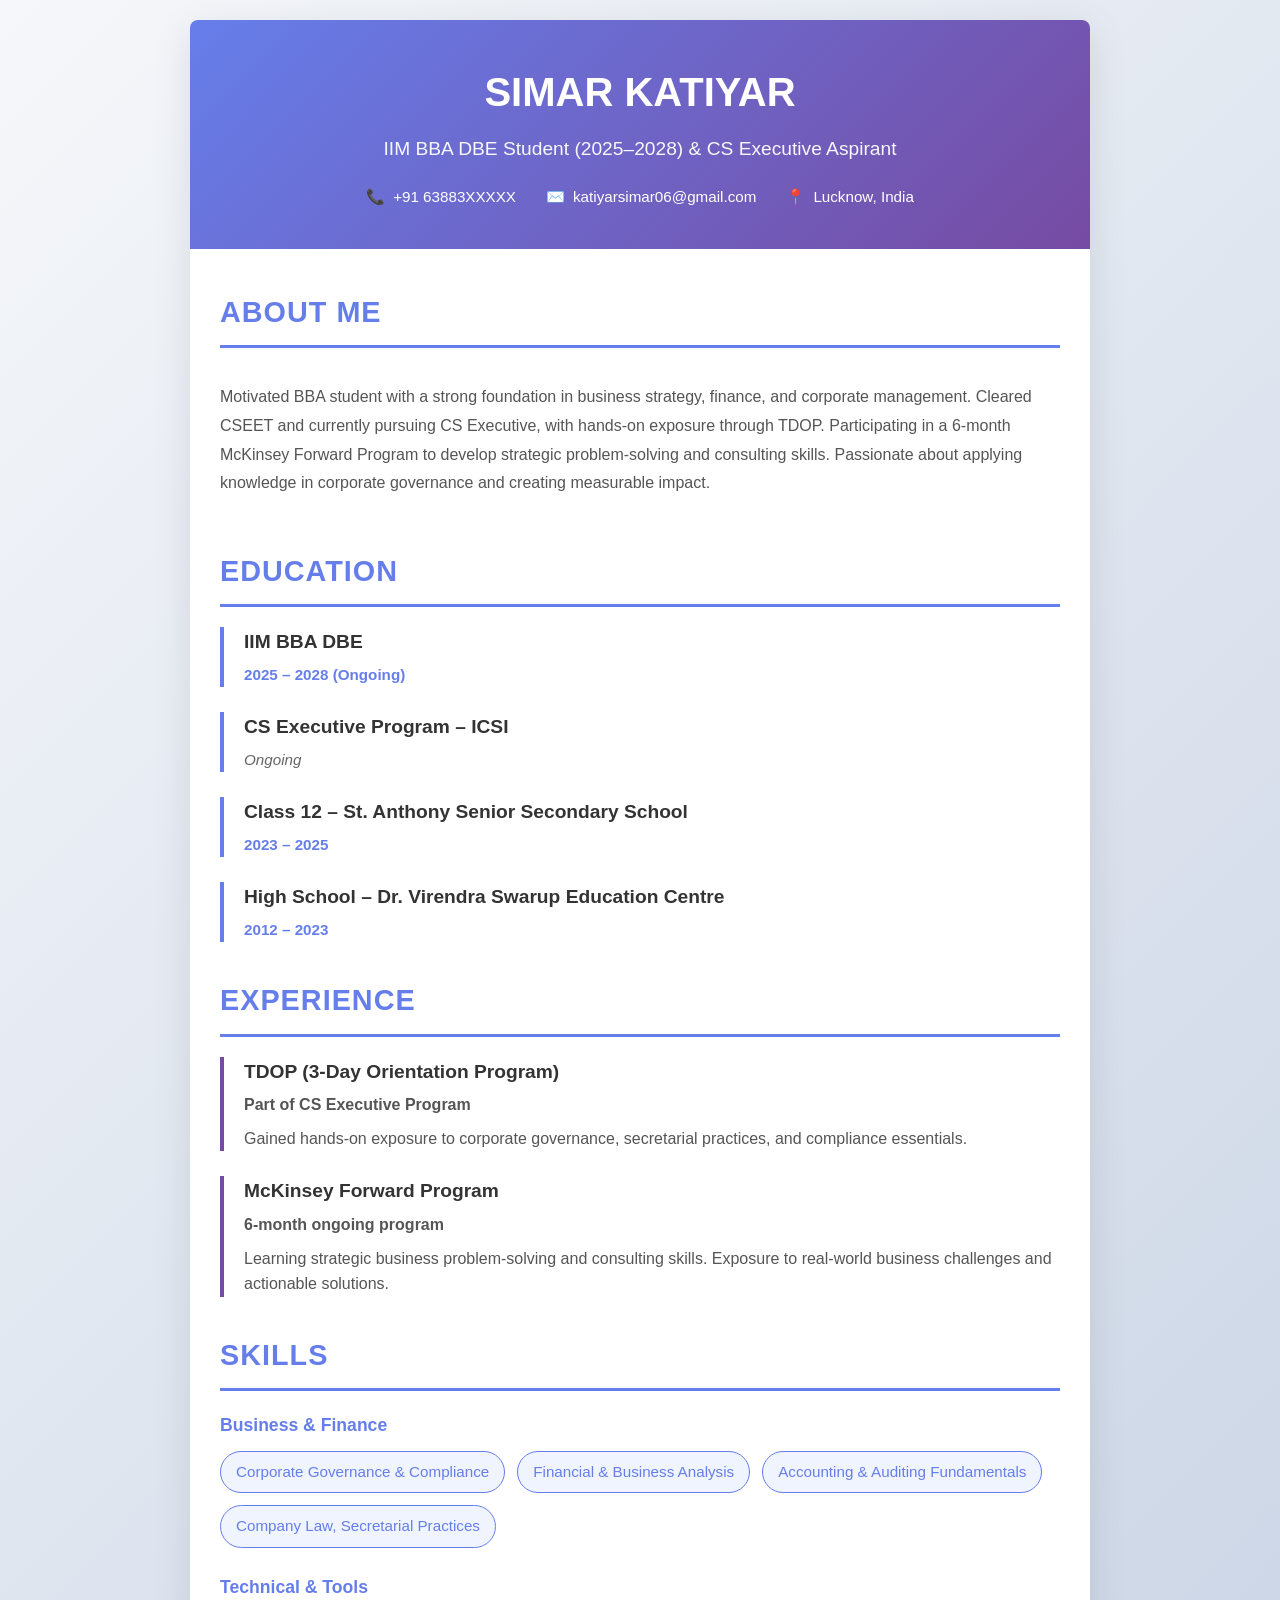
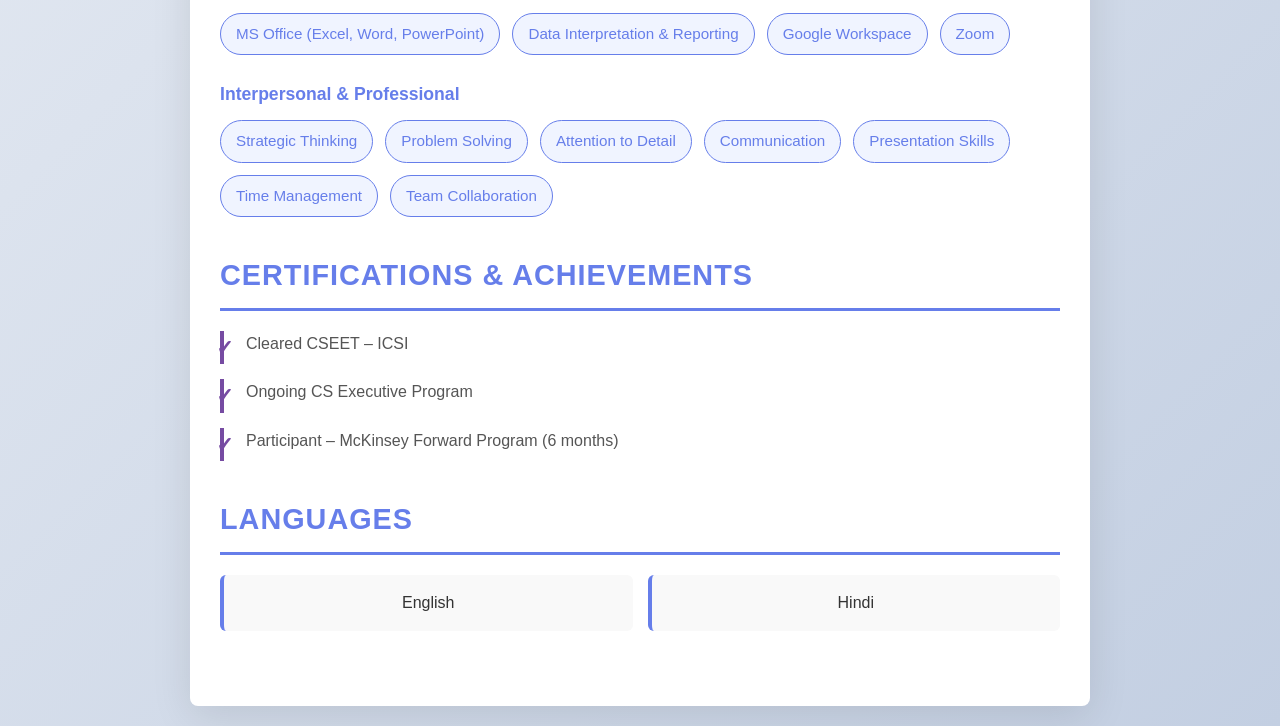
<file: index.html>
<!DOCTYPE html>
<html lang="en">
<head>
    <meta charset="UTF-8">
    <meta name="viewport" content="width=device-width, initial-scale=1.0">
    <title>Simar Katiyar - Resume</title>
    <style>
        * {
            margin: 0;
            padding: 0;
            box-sizing: border-box;
        }

        body {
            font-family: 'Segoe UI', Tahoma, Geneva, Verdana, sans-serif;
            line-height: 1.6;
            color: #333;
            background: linear-gradient(135deg, #f5f7fa 0%, #c3cfe2 100%);
            padding: 20px;
        }

        .container {
            max-width: 900px;
            margin: 0 auto;
            background: white;
            box-shadow: 0 10px 40px rgba(0, 0, 0, 0.1);
            border-radius: 8px;
            overflow: hidden;
        }

        /* Header Section */
        header {
            background: linear-gradient(135deg, #667eea 0%, #764ba2 100%);
            color: white;
            padding: 40px 30px;
            text-align: center;
        }

        header h1 {
            font-size: 2.5em;
            margin-bottom: 10px;
            font-weight: 700;
        }

        header .subtitle {
            font-size: 1.2em;
            font-weight: 300;
            opacity: 0.95;
            margin-bottom: 20px;
        }

        .contact-info {
            display: flex;
            justify-content: center;
            gap: 30px;
            flex-wrap: wrap;
            font-size: 0.95em;
            margin-top: 15px;
        }

        .contact-item {
            display: flex;
            align-items: center;
            gap: 8px;
        }

        /* Main Content */
        main {
            padding: 40px 30px;
        }

        section {
            margin-bottom: 35px;
        }

        section h2 {
            font-size: 1.8em;
            color: #667eea;
            border-bottom: 3px solid #667eea;
            padding-bottom: 10px;
            margin-bottom: 20px;
            text-transform: uppercase;
            letter-spacing: 1px;
        }

        /* About Section */
        .about-text {
            font-size: 1em;
            line-height: 1.8;
            color: #555;
            padding: 15px 0;
        }

        /* Education */
        .education-item {
            margin-bottom: 25px;
            padding-left: 20px;
            border-left: 4px solid #667eea;
        }

        .education-item h3 {
            font-size: 1.2em;
            color: #333;
            margin-bottom: 5px;
        }

        .education-item .duration {
            color: #667eea;
            font-weight: 600;
            font-size: 0.95em;
            margin-bottom: 5px;
        }

        .education-item .status {
            color: #666;
            font-size: 0.95em;
            font-style: italic;
        }

        /* Experience */
        .experience-item {
            margin-bottom: 25px;
            padding-left: 20px;
            border-left: 4px solid #764ba2;
        }

        .experience-item h3 {
            font-size: 1.2em;
            color: #333;
            margin-bottom: 5px;
        }

        .experience-item p {
            color: #555;
            margin-bottom: 8px;
            line-height: 1.6;
        }

        /* Skills Section */
        .skills-category {
            margin-bottom: 25px;
        }

        .skills-category h3 {
            font-size: 1.1em;
            color: #667eea;
            margin-bottom: 12px;
            font-weight: 600;
        }

        .skills-list {
            display: flex;
            flex-wrap: wrap;
            gap: 12px;
        }

        .skill-tag {
            background: #f0f4ff;
            color: #667eea;
            padding: 8px 15px;
            border-radius: 25px;
            font-size: 0.95em;
            border: 1px solid #667eea;
            font-weight: 500;
        }

        /* Certifications */
        .cert-item {
            display: flex;
            align-items: flex-start;
            margin-bottom: 15px;
            padding-left: 20px;
            border-left: 4px solid #764ba2;
        }

        .cert-item::before {
            content: "✓";
            color: #764ba2;
            font-weight: bold;
            margin-left: -28px;
            margin-right: 12px;
            font-size: 1.3em;
        }

        .cert-item p {
            color: #555;
        }

        /* Languages */
        .languages {
            display: grid;
            grid-template-columns: repeat(auto-fit, minmax(150px, 1fr));
            gap: 15px;
        }

        .language-item {
            padding: 15px;
            background: #f9f9f9;
            border-radius: 6px;
            border-left: 4px solid #667eea;
            text-align: center;
        }

        .language-item p {
            color: #333;
            font-weight: 500;
        }

        /* Responsive */
        @media (max-width: 768px) {
            header {
                padding: 30px 20px;
            }

            header h1 {
                font-size: 1.8em;
            }

            header .subtitle {
                font-size: 1em;
            }

            .contact-info {
                flex-direction: column;
                gap: 12px;
                justify-content: center;
            }

            main {
                padding: 25px 20px;
            }

            section h2 {
                font-size: 1.4em;
                margin-bottom: 15px;
            }

            .skills-list {
                flex-direction: column;
                gap: 8px;
            }

            .skill-tag {
                display: block;
                text-align: center;
            }
        }

        /* Print Styles */
        @media print {
            body {
                background: white;
                padding: 0;
            }

            .container {
                box-shadow: none;
                max-width: 100%;
            }

            header {
                page-break-after: avoid;
            }

            section {
                page-break-inside: avoid;
                margin-bottom: 25px;
            }
        }
    </style>
</head>
<body>
    <div class="container">
        <!-- Header -->
        <header>
            <h1>SIMAR KATIYAR</h1>
            <p class="subtitle">IIM BBA DBE Student (2025–2028) & CS Executive Aspirant</p>
            <div class="contact-info">
                <div class="contact-item">
                    <span>📞</span>
                    <span>+91 63883XXXXX</span>
                </div>
                <div class="contact-item">
                    <span>✉️</span>
                    <span>katiyarsimar06@gmail.com</span>
                </div>
                <div class="contact-item">
                    <span>📍</span>
                    <span>Lucknow, India</span>
                </div>
            </div>
        </header>

        <!-- Main Content -->
        <main>
            <!-- About Section -->
            <section>
                <h2>About Me</h2>
                <p class="about-text">
                    Motivated BBA student with a strong foundation in business strategy, finance, and corporate 
                    management. Cleared CSEET and currently pursuing CS Executive, with hands-on exposure through 
                    TDOP. Participating in a 6-month McKinsey Forward Program to develop strategic problem-solving 
                    and consulting skills. Passionate about applying knowledge in corporate governance and creating 
                    measurable impact.
                </p>
            </section>

            <!-- Education Section -->
            <section>
                <h2>Education</h2>
                
                <div class="education-item">
                    <h3>IIM BBA DBE</h3>
                    <div class="duration">2025 – 2028 (Ongoing)</div>
                </div>

                <div class="education-item">
                    <h3>CS Executive Program – ICSI</h3>
                    <div class="status">Ongoing</div>
                </div>

                <div class="education-item">
                    <h3>Class 12 – St. Anthony Senior Secondary School</h3>
                    <div class="duration">2023 – 2025</div>
                </div>

                <div class="education-item">
                    <h3>High School – Dr. Virendra Swarup Education Centre</h3>
                    <div class="duration">2012 – 2023</div>
                </div>
            </section>

            <!-- Experience Section -->
            <section>
                <h2>Experience</h2>

                <div class="experience-item">
                    <h3>TDOP (3-Day Orientation Program)</h3>
                    <p><strong>Part of CS Executive Program</strong></p>
                    <p>Gained hands-on exposure to corporate governance, secretarial practices, and compliance essentials.</p>
                </div>

                <div class="experience-item">
                    <h3>McKinsey Forward Program</h3>
                    <p><strong>6-month ongoing program</strong></p>
                    <p>Learning strategic business problem-solving and consulting skills. Exposure to real-world business 
                    challenges and actionable solutions.</p>
                </div>
            </section>

            <!-- Skills Section -->
            <section>
                <h2>Skills</h2>

                <div class="skills-category">
                    <h3>Business & Finance</h3>
                    <div class="skills-list">
                        <span class="skill-tag">Corporate Governance & Compliance</span>
                        <span class="skill-tag">Financial & Business Analysis</span>
                        <span class="skill-tag">Accounting & Auditing Fundamentals</span>
                        <span class="skill-tag">Company Law, Secretarial Practices</span>
                    </div>
                </div>

                <div class="skills-category">
                    <h3>Technical & Tools</h3>
                    <div class="skills-list">
                        <span class="skill-tag">MS Office (Excel, Word, PowerPoint)</span>
                        <span class="skill-tag">Data Interpretation & Reporting</span>
                        <span class="skill-tag">Google Workspace</span>
                        <span class="skill-tag">Zoom</span>
                    </div>
                </div>

                <div class="skills-category">
                    <h3>Interpersonal & Professional</h3>
                    <div class="skills-list">
                        <span class="skill-tag">Strategic Thinking</span>
                        <span class="skill-tag">Problem Solving</span>
                        <span class="skill-tag">Attention to Detail</span>
                        <span class="skill-tag">Communication</span>
                        <span class="skill-tag">Presentation Skills</span>
                        <span class="skill-tag">Time Management</span>
                        <span class="skill-tag">Team Collaboration</span>
                    </div>
                </div>
            </section>

            <!-- Certifications & Achievements -->
            <section>
                <h2>Certifications & Achievements</h2>
                <div class="cert-item">
                    <p>Cleared CSEET – ICSI</p>
                </div>
                <div class="cert-item">
                    <p>Ongoing CS Executive Program</p>
                </div>
                <div class="cert-item">
                    <p>Participant – McKinsey Forward Program (6 months)</p>
                </div>
            </section>

            <!-- Languages -->
            <section>
                <h2>Languages</h2>
                <div class="languages">
                    <div class="language-item">
                        <p>English</p>
                    </div>
                    <div class="language-item">
                        <p>Hindi</p>
                    </div>
                </div>
            </section>
        </main>
    </div>
</body>
</html>
</file>
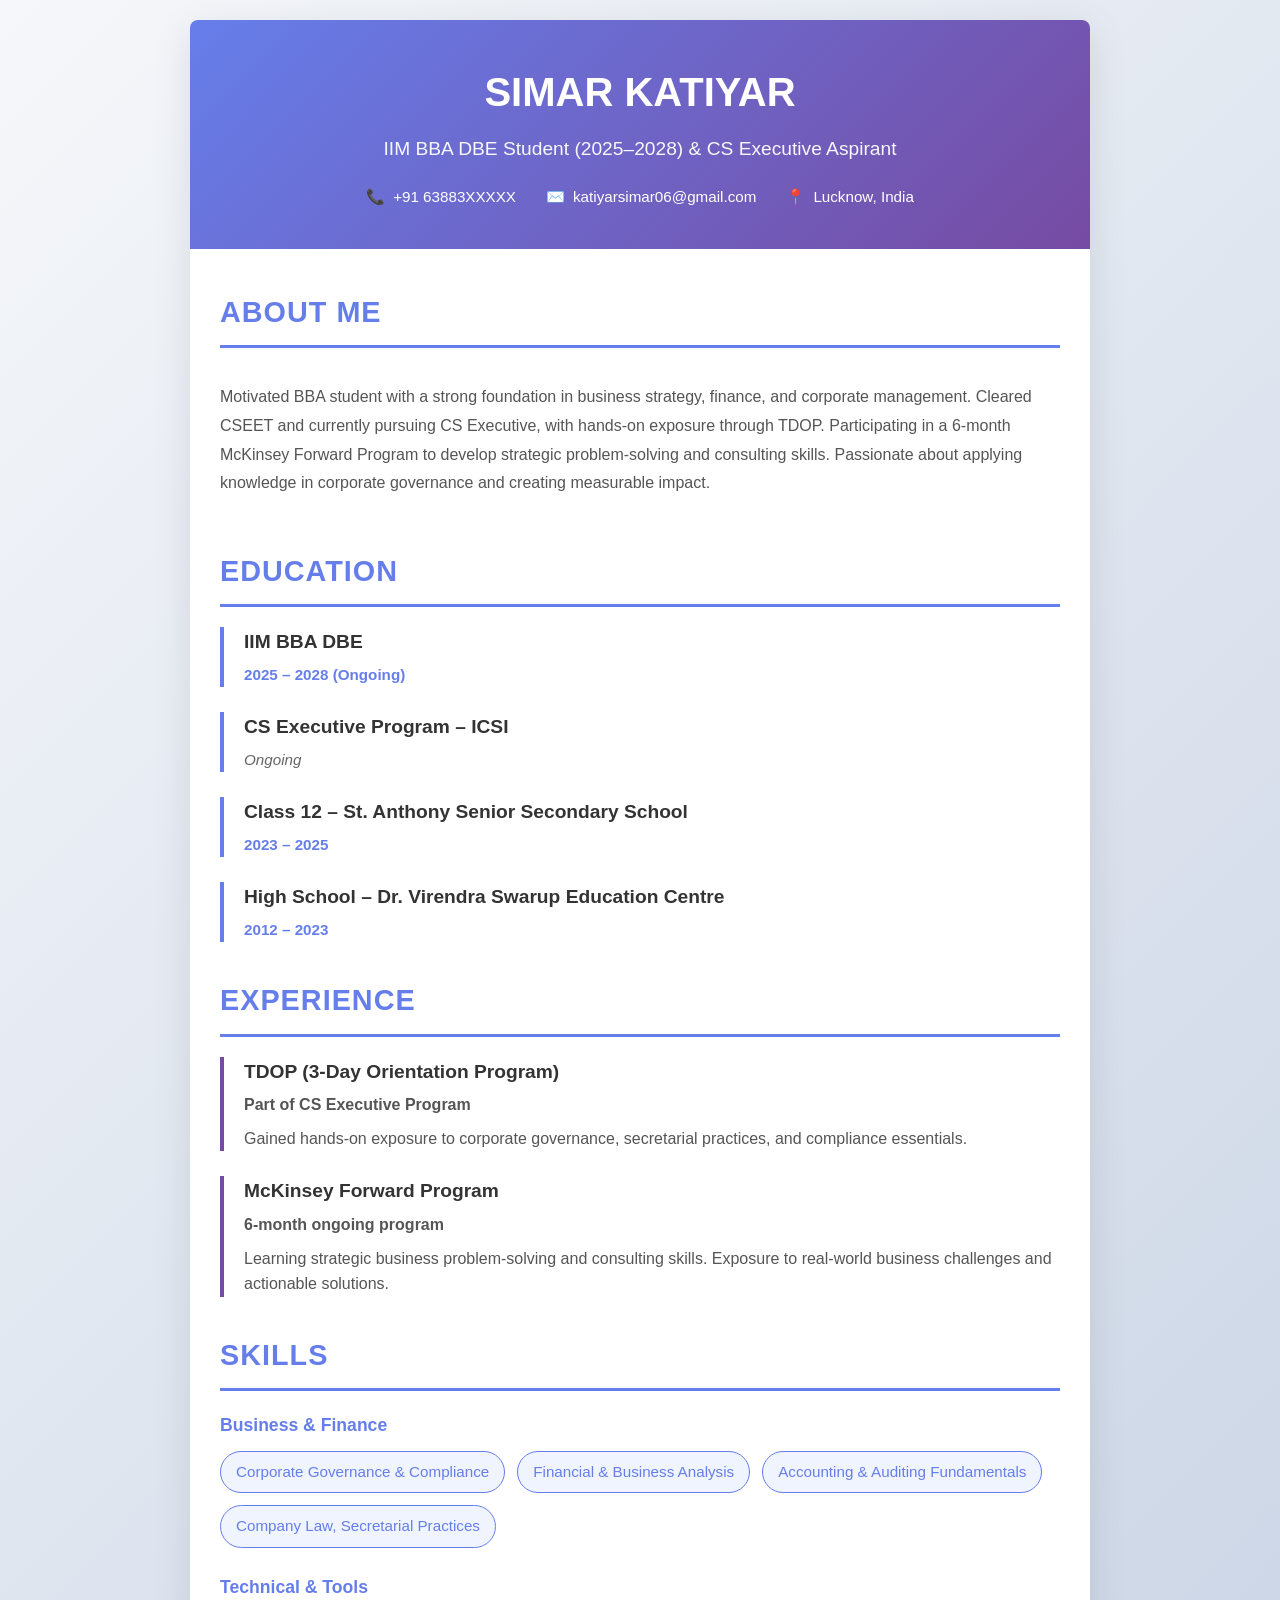
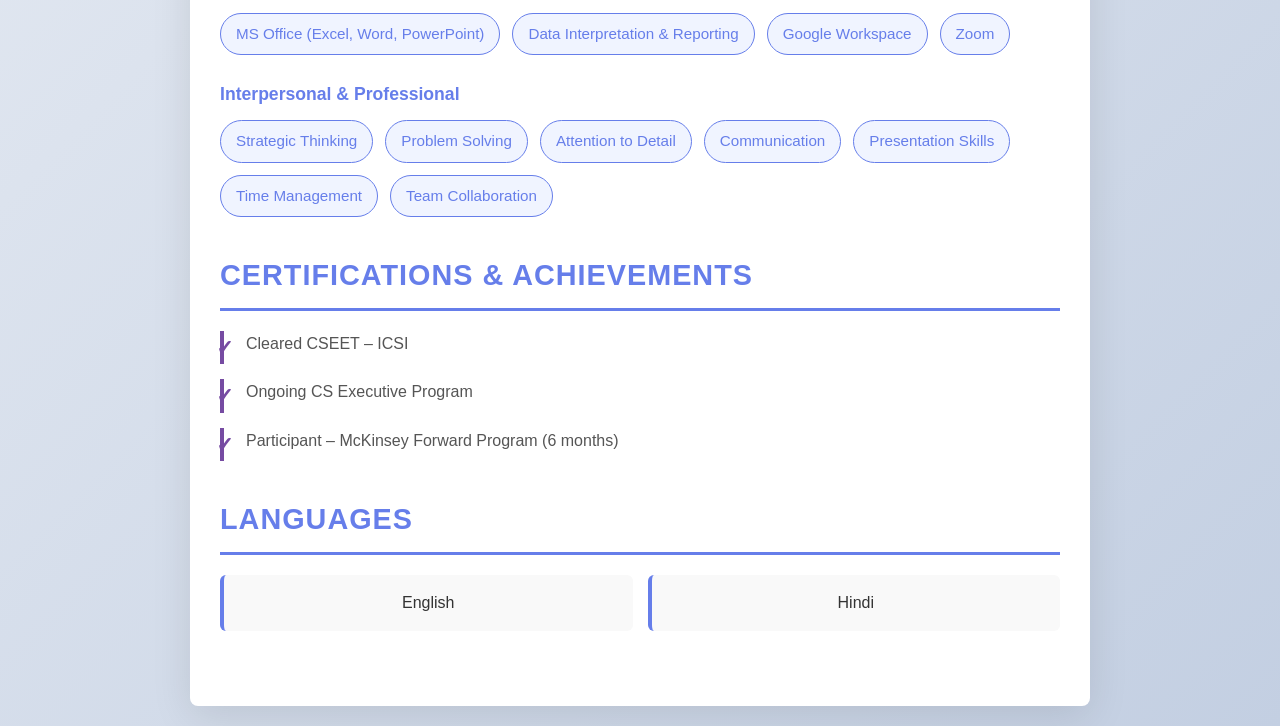
<file: resume.html>
<!DOCTYPE html>
<html lang="en">
<head>
    <meta charset="UTF-8">
    <meta name="viewport" content="width=device-width, initial-scale=1.0">
    <title>Simar Katiyar - Resume</title>
    <style>
        * {
            margin: 0;
            padding: 0;
            box-sizing: border-box;
        }

        body {
            font-family: 'Segoe UI', Tahoma, Geneva, Verdana, sans-serif;
            line-height: 1.6;
            color: #333;
            background: linear-gradient(135deg, #f5f7fa 0%, #c3cfe2 100%);
            padding: 20px;
        }

        .container {
            max-width: 900px;
            margin: 0 auto;
            background: white;
            box-shadow: 0 10px 40px rgba(0, 0, 0, 0.1);
            border-radius: 8px;
            overflow: hidden;
        }

        /* Header Section */
        header {
            background: linear-gradient(135deg, #667eea 0%, #764ba2 100%);
            color: white;
            padding: 40px 30px;
            text-align: center;
        }

        header h1 {
            font-size: 2.5em;
            margin-bottom: 10px;
            font-weight: 700;
        }

        header .subtitle {
            font-size: 1.2em;
            font-weight: 300;
            opacity: 0.95;
            margin-bottom: 20px;
        }

        .contact-info {
            display: flex;
            justify-content: center;
            gap: 30px;
            flex-wrap: wrap;
            font-size: 0.95em;
            margin-top: 15px;
        }

        .contact-item {
            display: flex;
            align-items: center;
            gap: 8px;
        }

        /* Main Content */
        main {
            padding: 40px 30px;
        }

        section {
            margin-bottom: 35px;
        }

        section h2 {
            font-size: 1.8em;
            color: #667eea;
            border-bottom: 3px solid #667eea;
            padding-bottom: 10px;
            margin-bottom: 20px;
            text-transform: uppercase;
            letter-spacing: 1px;
        }

        /* About Section */
        .about-text {
            font-size: 1em;
            line-height: 1.8;
            color: #555;
            padding: 15px 0;
        }

        /* Education */
        .education-item {
            margin-bottom: 25px;
            padding-left: 20px;
            border-left: 4px solid #667eea;
        }

        .education-item h3 {
            font-size: 1.2em;
            color: #333;
            margin-bottom: 5px;
        }

        .education-item .duration {
            color: #667eea;
            font-weight: 600;
            font-size: 0.95em;
            margin-bottom: 5px;
        }

        .education-item .status {
            color: #666;
            font-size: 0.95em;
            font-style: italic;
        }

        /* Experience */
        .experience-item {
            margin-bottom: 25px;
            padding-left: 20px;
            border-left: 4px solid #764ba2;
        }

        .experience-item h3 {
            font-size: 1.2em;
            color: #333;
            margin-bottom: 5px;
        }

        .experience-item p {
            color: #555;
            margin-bottom: 8px;
            line-height: 1.6;
        }

        /* Skills Section */
        .skills-category {
            margin-bottom: 25px;
        }

        .skills-category h3 {
            font-size: 1.1em;
            color: #667eea;
            margin-bottom: 12px;
            font-weight: 600;
        }

        .skills-list {
            display: flex;
            flex-wrap: wrap;
            gap: 12px;
        }

        .skill-tag {
            background: #f0f4ff;
            color: #667eea;
            padding: 8px 15px;
            border-radius: 25px;
            font-size: 0.95em;
            border: 1px solid #667eea;
            font-weight: 500;
        }

        /* Certifications */
        .cert-item {
            display: flex;
            align-items: flex-start;
            margin-bottom: 15px;
            padding-left: 20px;
            border-left: 4px solid #764ba2;
        }

        .cert-item::before {
            content: "✓";
            color: #764ba2;
            font-weight: bold;
            margin-left: -28px;
            margin-right: 12px;
            font-size: 1.3em;
        }

        .cert-item p {
            color: #555;
        }

        /* Languages */
        .languages {
            display: grid;
            grid-template-columns: repeat(auto-fit, minmax(150px, 1fr));
            gap: 15px;
        }

        .language-item {
            padding: 15px;
            background: #f9f9f9;
            border-radius: 6px;
            border-left: 4px solid #667eea;
            text-align: center;
        }

        .language-item p {
            color: #333;
            font-weight: 500;
        }

        /* Responsive */
        @media (max-width: 768px) {
            header {
                padding: 30px 20px;
            }

            header h1 {
                font-size: 1.8em;
            }

            header .subtitle {
                font-size: 1em;
            }

            .contact-info {
                flex-direction: column;
                gap: 12px;
                justify-content: center;
            }

            main {
                padding: 25px 20px;
            }

            section h2 {
                font-size: 1.4em;
                margin-bottom: 15px;
            }

            .skills-list {
                flex-direction: column;
                gap: 8px;
            }

            .skill-tag {
                display: block;
                text-align: center;
            }
        }

        /* Print Styles */
        @media print {
            body {
                background: white;
                padding: 0;
            }

            .container {
                box-shadow: none;
                max-width: 100%;
            }

            header {
                page-break-after: avoid;
            }

            section {
                page-break-inside: avoid;
                margin-bottom: 25px;
            }
        }
    </style>
</head>
<body>
    <div class="container">
        <!-- Header -->
        <header>
            <h1>SIMAR KATIYAR</h1>
            <p class="subtitle">IIM BBA DBE Student (2025–2028) & CS Executive Aspirant</p>
            <div class="contact-info">
                <div class="contact-item">
                    <span>📞</span>
                    <span>+91 63883XXXXX</span>
                </div>
                <div class="contact-item">
                    <span>✉️</span>
                    <span>katiyarsimar06@gmail.com</span>
                </div>
                <div class="contact-item">
                    <span>📍</span>
                    <span>Lucknow, India</span>
                </div>
            </div>
        </header>

        <!-- Main Content -->
        <main>
            <!-- About Section -->
            <section>
                <h2>About Me</h2>
                <p class="about-text">
                    Motivated BBA student with a strong foundation in business strategy, finance, and corporate 
                    management. Cleared CSEET and currently pursuing CS Executive, with hands-on exposure through 
                    TDOP. Participating in a 6-month McKinsey Forward Program to develop strategic problem-solving 
                    and consulting skills. Passionate about applying knowledge in corporate governance and creating 
                    measurable impact.
                </p>
            </section>

            <!-- Education Section -->
            <section>
                <h2>Education</h2>
                
                <div class="education-item">
                    <h3>IIM BBA DBE</h3>
                    <div class="duration">2025 – 2028 (Ongoing)</div>
                </div>

                <div class="education-item">
                    <h3>CS Executive Program – ICSI</h3>
                    <div class="status">Ongoing</div>
                </div>

                <div class="education-item">
                    <h3>Class 12 – St. Anthony Senior Secondary School</h3>
                    <div class="duration">2023 – 2025</div>
                </div>

                <div class="education-item">
                    <h3>High School – Dr. Virendra Swarup Education Centre</h3>
                    <div class="duration">2012 – 2023</div>
                </div>
            </section>

            <!-- Experience Section -->
            <section>
                <h2>Experience</h2>

                <div class="experience-item">
                    <h3>TDOP (3-Day Orientation Program)</h3>
                    <p><strong>Part of CS Executive Program</strong></p>
                    <p>Gained hands-on exposure to corporate governance, secretarial practices, and compliance essentials.</p>
                </div>

                <div class="experience-item">
                    <h3>McKinsey Forward Program</h3>
                    <p><strong>6-month ongoing program</strong></p>
                    <p>Learning strategic business problem-solving and consulting skills. Exposure to real-world business 
                    challenges and actionable solutions.</p>
                </div>
            </section>

            <!-- Skills Section -->
            <section>
                <h2>Skills</h2>

                <div class="skills-category">
                    <h3>Business & Finance</h3>
                    <div class="skills-list">
                        <span class="skill-tag">Corporate Governance & Compliance</span>
                        <span class="skill-tag">Financial & Business Analysis</span>
                        <span class="skill-tag">Accounting & Auditing Fundamentals</span>
                        <span class="skill-tag">Company Law, Secretarial Practices</span>
                    </div>
                </div>

                <div class="skills-category">
                    <h3>Technical & Tools</h3>
                    <div class="skills-list">
                        <span class="skill-tag">MS Office (Excel, Word, PowerPoint)</span>
                        <span class="skill-tag">Data Interpretation & Reporting</span>
                        <span class="skill-tag">Google Workspace</span>
                        <span class="skill-tag">Zoom</span>
                    </div>
                </div>

                <div class="skills-category">
                    <h3>Interpersonal & Professional</h3>
                    <div class="skills-list">
                        <span class="skill-tag">Strategic Thinking</span>
                        <span class="skill-tag">Problem Solving</span>
                        <span class="skill-tag">Attention to Detail</span>
                        <span class="skill-tag">Communication</span>
                        <span class="skill-tag">Presentation Skills</span>
                        <span class="skill-tag">Time Management</span>
                        <span class="skill-tag">Team Collaboration</span>
                    </div>
                </div>
            </section>

            <!-- Certifications & Achievements -->
            <section>
                <h2>Certifications & Achievements</h2>
                <div class="cert-item">
                    <p>Cleared CSEET – ICSI</p>
                </div>
                <div class="cert-item">
                    <p>Ongoing CS Executive Program</p>
                </div>
                <div class="cert-item">
                    <p>Participant – McKinsey Forward Program (6 months)</p>
                </div>
            </section>

            <!-- Languages -->
            <section>
                <h2>Languages</h2>
                <div class="languages">
                    <div class="language-item">
                        <p>English</p>
                    </div>
                    <div class="language-item">
                        <p>Hindi</p>
                    </div>
                </div>
            </section>
        </main>
    </div>
</body>
</html>
</file>
